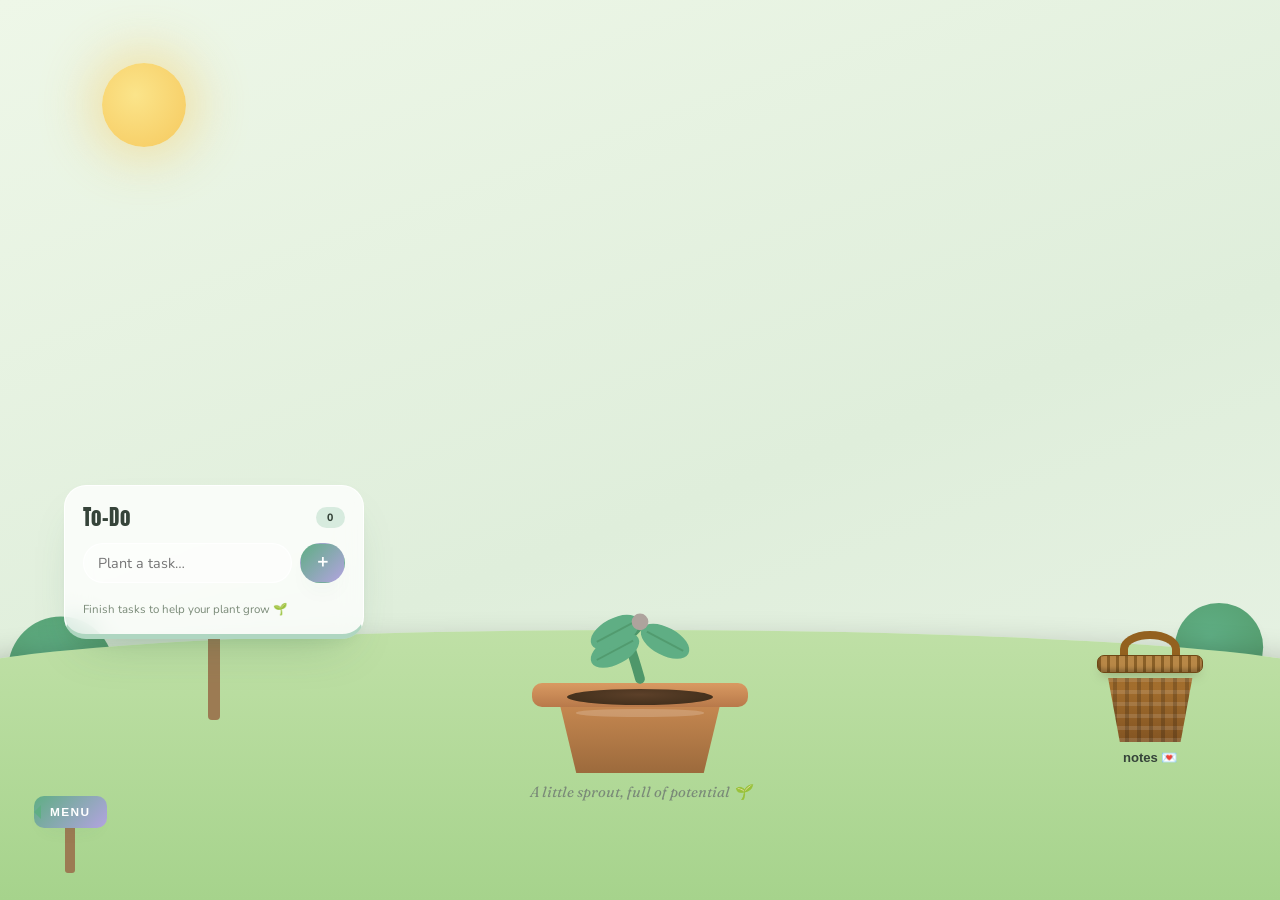
<file: index.html>
<!DOCTYPE html>
<html lang="en" data-theme="light">
<head>
  <meta charset="UTF-8" />
  <meta name="viewport" content="width=device-width, initial-scale=1.0" />
  <title>Tala's Study Corner 🌿</title>
  <meta name="description" content="A calm little garden for studying." />
  <link rel="preconnect" href="https://fonts.googleapis.com" />
  <link rel="preconnect" href="https://fonts.gstatic.com" crossorigin />
  <link href="https://fonts.googleapis.com/css2?family=Anton&family=Nunito:ital,wght@0,400;0,600;0,700;0,800;1,400&family=Fraunces:ital,opsz,wght@1,9..144,400&display=swap" rel="stylesheet" />
  <link rel="stylesheet" href="styles.css" />
</head>
<body>

  <!-- ===================== GARDEN (main view) ===================== -->
  <main class="garden">

    <!-- ambient sky -->
    <div class="sky" aria-hidden="true">
      <button id="sunToggle" class="sun" type="button" aria-label="Toggle day and night"></button>
      <div class="cloud cloud--1"></div>
      <div class="cloud cloud--2"></div>
      <div class="cloud cloud--3"></div>
      <div class="bird-amb bird-amb--1"></div>
      <div class="bird-amb bird-amb--2"></div>
      <div class="leaf leaf--1"></div>
      <div class="leaf leaf--2"></div>
      <div class="leaf leaf--3"></div>
      <div class="tree tree--left"></div>
      <div class="tree tree--right"></div>
    </div>
    <div class="ground" aria-hidden="true"></div>

    <!-- new-note banner -->
    <div id="noteBanner" class="note-banner" hidden>
      <span>💌 A new note just arrived in your basket</span>
      <button id="noteBannerOpen" class="btn btn--soft btn--tiny">open</button>
    </div>

    <!-- delivery bird -->
    <div id="deliveryBird" class="delivery-bird" hidden aria-hidden="true">
      <span class="delivery-bird__body">🕊️</span><span class="delivery-bird__note">💌</span>
    </div>

    <!-- TO-DO signboard (left) -->
    <section class="signboard" aria-label="To-Do">
      <div class="signboard__board">
        <div class="signboard__head"><h2>To-Do</h2><span id="todoCount" class="pill">0</span></div>
        <form id="todoForm" class="inline-form">
          <input id="todoInput" type="text" placeholder="Plant a task…" autocomplete="off" />
          <button class="btn btn--soft btn--icon" type="submit">＋</button>
        </form>
        <ul id="todoList" class="todo-list scroll-y"></ul>
        <p class="signboard__hint muted tiny">Finish tasks to help your plant grow 🌱</p>
      </div>
      <div class="signboard__post"></div>
    </section>

    <!-- PLANT (center, in soil) -->
    <div class="plant-bed">
      <div id="plant" class="plant"></div>
      <div class="pot">
        <div class="pot__soil"></div>
        <div class="pot__body"></div>
        <div class="pot__rim"></div>
      </div>
      <p id="plantMsg" class="plant-msg"></p>
    </div>

    <!-- BASKET (right) -->
    <button class="basket" id="basket" aria-label="Open notes basket">
      <span class="basket__lid"></span>
      <span class="basket__body"></span>
      <span id="basketBadge" class="basket__badge" hidden>0</span>
      <span class="basket__label">notes 💌</span>
    </button>

    <!-- SIGNPOST menu trigger (bottom-left) -->
    <button class="signpost" id="menuTrigger" aria-label="Open the garden menu">
      <span class="signpost__sign">menu</span>
      <span class="signpost__pole"></span>
    </button>
  </main>

  <!-- ===================== DRAWER (everything else) ===================== -->
  <div id="drawer" class="drawer" hidden>
    <div class="drawer__scrim" id="drawerScrim"></div>
    <aside class="drawer__panel">
      <div class="drawer__head">
        <div class="drawer__greet">
          <h2 id="greeting" class="greeting">Hello 🌸</h2>
          <p id="quote" class="quote">…</p>
        </div>
        <button id="drawerClose" class="icon-btn" aria-label="Close menu">✕</button>
      </div>

      <div class="drawer__list scroll-y">

        <div class="tool" data-tool="pomodoro">
          <button class="tool__head"><span>⏳ Focus Timer</span><i class="chev"></i></button>
          <div class="tool__body">
            <div class="row-between"><span id="pomoMode" class="pill">Work</span></div>
            <input id="intentionInput" class="intention" type="text" autocomplete="off" placeholder="What are you focusing on? (optional)" />
            <div class="ring-wrap">
              <svg class="ring" viewBox="0 0 220 220">
                <circle class="ring__track" cx="110" cy="110" r="96" />
                <circle class="ring__fill" cx="110" cy="110" r="96" id="ringFill" />
              </svg>
              <div class="ring__center">
                <div id="pomoTime" class="ring__time">25:00</div>
                <div id="pomoRound" class="ring__round">Round 1</div>
              </div>
            </div>
            <div class="pomo-controls">
              <button id="pomoStart" class="btn btn--soft">Start</button>
              <button id="pomoReset" class="btn btn--ghost">Reset</button>
              <button id="pomoSkip" class="btn btn--ghost">Skip</button>
            </div>
            <div class="pomo-len">
              <label>Work <input type="number" id="lenWork" min="1" max="120" /></label>
              <label>Break <input type="number" id="lenBreak" min="1" max="60" /></label>
            </div>
            <div class="stat-row">
              <div class="stat"><div class="stat__num" id="statToday">0m</div><div class="stat__lbl">focused</div></div>
              <div class="stat"><div class="stat__num" id="statSessions">0</div><div class="stat__lbl">sessions</div></div>
              <div class="stat"><div class="stat__num" id="statTotal">0h</div><div class="stat__lbl">all-time</div></div>
            </div>
            <div id="reflectPanel" class="reflect" hidden>
              <p class="reflect__q">How did that go?</p>
              <p id="reflectIntention" class="reflect__intent"></p>
              <div class="reflect__opts">
                <button class="reflect__opt" data-reflect="great">great 🌟</button>
                <button class="reflect__opt" data-reflect="okay">okay 🙂</button>
                <button class="reflect__opt" data-reflect="rough">rough 🫂</button>
              </div>
              <button id="reflectClose" class="link-btn">skip</button>
            </div>
          </div>
        </div>

        <div class="tool" data-tool="notes">
          <button class="tool__head"><span>📝 Notes</span><i class="chev"></i></button>
          <div class="tool__body">
            <div class="pad-head"><span class="pill pill--muted" id="notesSaved">saved</span></div>
            <textarea id="notesPad" class="pad" placeholder="A space for your thoughts…"></textarea>
          </div>
        </div>

        <div class="tool" data-tool="streak">
          <button class="tool__head"><span>🌱 Streak</span><span id="streakNow" class="pill">0</span><i class="chev"></i></button>
          <div class="tool__body">
            <div class="streak-stats">
              <div class="streak-stat"><span class="streak-stat__num" id="streakCurrent">0</span><span class="streak-stat__lbl">current</span></div>
              <div class="streak-stat"><span class="streak-stat__num" id="streakBest">0</span><span class="streak-stat__lbl">best ever</span></div>
            </div>
            <div id="streakGrid" class="streak-grid"></div>
            <p class="muted small">Each dot is a day you showed up. 🌱</p>
          </div>
        </div>

        <div class="tool" data-tool="countdown">
          <button class="tool__head"><span>📅 Countdown</span><i class="chev"></i></button>
          <div class="tool__body">
            <div id="countdownView" class="countdown" hidden>
              <div class="countdown__num"><span id="cdDays">0</span><small>days</small></div>
              <div class="countdown__label" id="cdLabel">Exam</div>
              <button id="cdClear" class="link-btn">clear</button>
            </div>
            <form id="cdForm" class="cd-form">
              <input id="cdLabelIn" type="text" placeholder="Label (e.g. Biology final)" autocomplete="off" />
              <input id="cdDateIn" type="date" />
              <button class="btn btn--soft" type="submit">Set</button>
            </form>
          </div>
        </div>

        <div class="tool" data-tool="mood">
          <button class="tool__head"><span>🌈 Mood</span><span id="moodChip" class="pill">—</span><i class="chev"></i></button>
          <div class="tool__body">
            <p class="muted small" style="margin-top:0">How are you feeling today? Saved just for you. 💛</p>
            <div id="moodPopover" class="mood-opts">
              <button class="mood-opt" data-mood="😄" title="great">😄</button>
              <button class="mood-opt" data-mood="🙂" title="good">🙂</button>
              <button class="mood-opt" data-mood="😐" title="meh">😐</button>
              <button class="mood-opt" data-mood="😟" title="low">😟</button>
              <button class="mood-opt" data-mood="😴" title="tired">😴</button>
            </div>
          </div>
        </div>

        <div class="tool" data-tool="breathe">
          <button class="tool__head"><span>🫧 Breathe</span><i class="chev"></i></button>
          <div class="tool__body">
            <p class="muted small" style="margin-top:0">A slow moment before or between sessions.</p>
            <button id="breatheBtn" class="btn btn--soft">Begin breathing</button>
          </div>
        </div>

        <div class="tool" data-tool="duas">
          <button class="tool__head"><span>🤲 Duas</span><i class="chev"></i></button>
          <div class="tool__body">
            <p class="muted small" style="margin-top:0">Duas he sent for you to read. 🌙</p>
            <div id="duaFeedList" class="dua-feed"></div>
          </div>
        </div>

        <div class="tool" data-tool="look">
          <button class="tool__head"><span>🎨 Look &amp; feel</span><i class="chev"></i></button>
          <div class="tool__body">
            <div class="row-between"><span class="muted small">Dark mode</span>
              <button id="themeToggle" class="icon-btn" title="Toggle dark mode"><span class="icon-btn__sun">☀️</span><span class="icon-btn__moon">🌙</span></button></div>
            <p class="muted small" style="margin:12px 0 6px">Garden scene</p>
            <div class="bg-switch" id="bgSwitch"></div>
          </div>
        </div>

      </div>
    </aside>
  </div>

  <!-- ===================== BASKET modal (§5 notes) ===================== -->
  <div id="basketModal" class="modal" hidden>
    <div class="modal__box">
      <div class="modal__head"><h3>Your basket 💌</h3><button id="basketClose" class="icon-btn">✕</button></div>
      <div class="basket-modal-body">
        <div id="basketCurrent" class="basket-current"></div>
        <h4 class="basket-arch-title">Earlier notes</h4>
        <div id="basketArchive" class="archive-list"></div>
      </div>
    </div>
  </div>

  <!-- Breathing overlay -->
  <div id="breatheOverlay" class="breathe" hidden>
    <div class="breathe__circle"><span id="breatheText">Breathe in…</span></div>
    <button id="breatheClose" class="btn btn--ghost breathe__close">I'm ready ✨</button>
  </div>

  <!-- Eat-something nudge -->
  <div id="eatNudge" class="nudge" hidden>
    <span id="eatNudgeText">Have you eaten something, Tala? 🍓</span>
    <button id="eatNudgeClose" class="nudge__x" aria-label="dismiss">✕</button>
  </div>

  <!-- toast -->
  <div id="toast" class="toast" hidden></div>

  <script src="config.js"></script>
  <script src="js/store.js"></script>
  <script src="js/app.js"></script>
</body>
</html>
</file>
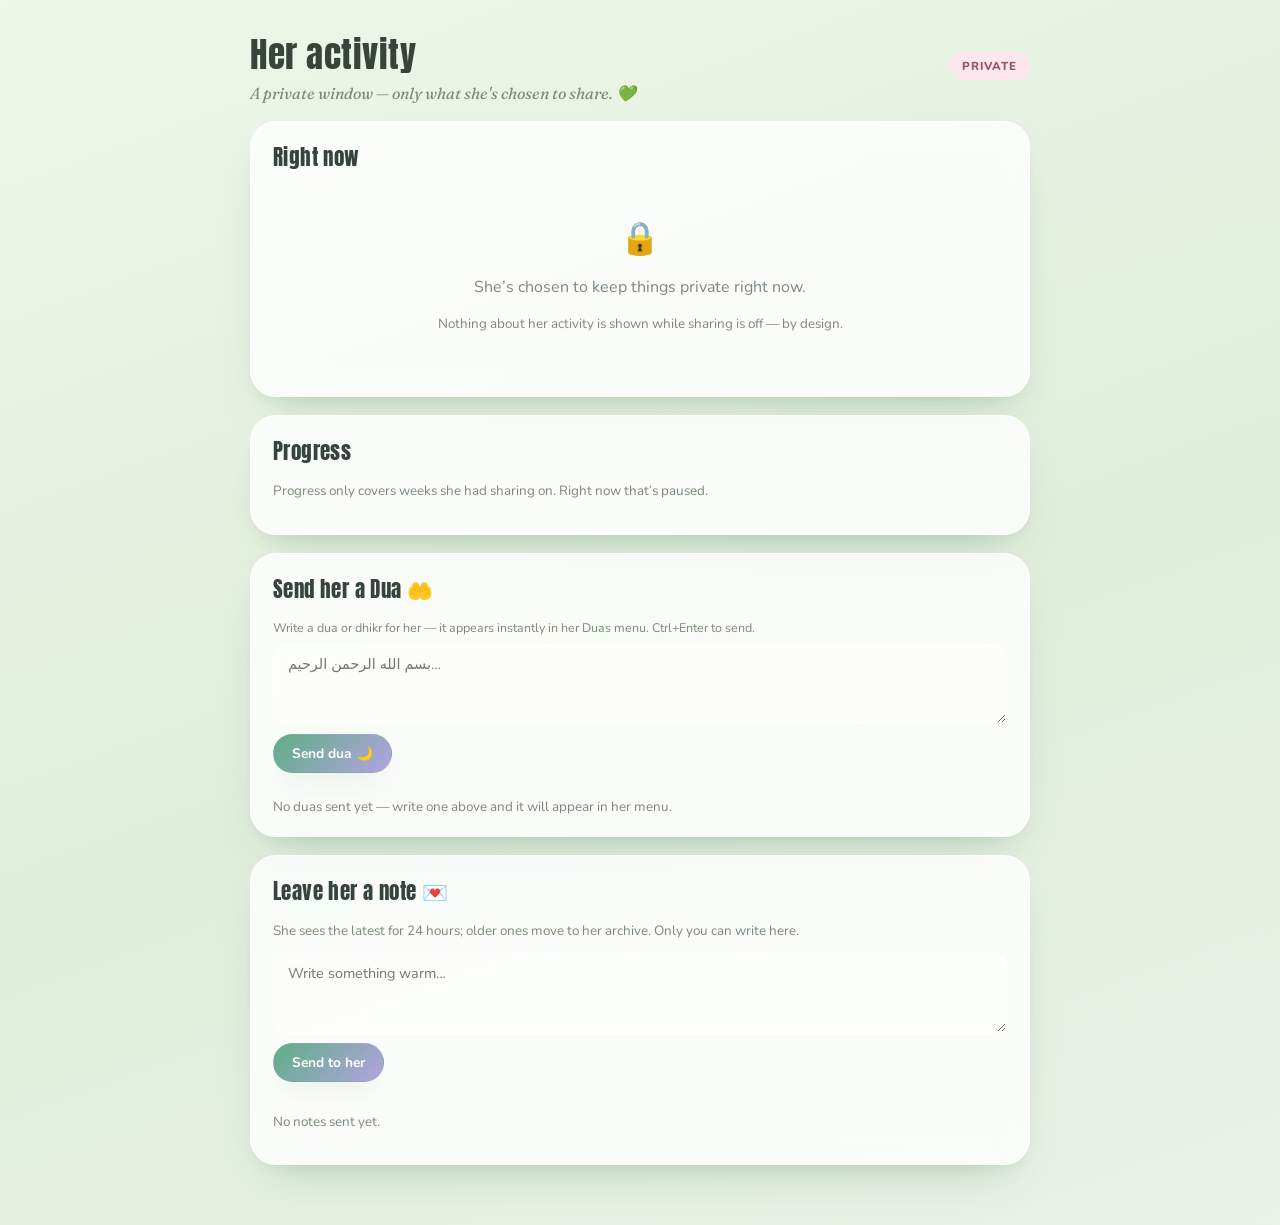
<file: panel.html>
<!DOCTYPE html>
<html lang="en" data-theme="light">
<head>
  <meta charset="UTF-8" />
  <meta name="viewport" content="width=device-width, initial-scale=1.0" />
  <title>Private Panel · Tala's Study Corner</title>
  <meta name="robots" content="noindex, nofollow" />
  <link rel="preconnect" href="https://fonts.googleapis.com" />
  <link rel="preconnect" href="https://fonts.gstatic.com" crossorigin />
  <link href="https://fonts.googleapis.com/css2?family=Anton&family=Nunito:ital,wght@0,400;0,600;0,700;0,800;1,400&family=Fraunces:ital,opsz,wght@1,9..144,400&display=swap" rel="stylesheet" />
  <link rel="stylesheet" href="styles.css" />
  <style>
    html, body { height: auto; overflow: auto; }
    .panel-wrap { max-width: 860px; margin: 0 auto; padding: 28px clamp(16px,4vw,40px) 60px; }
    .panel-top { display: flex; align-items: center; justify-content: space-between; gap: 14px; margin-bottom: 18px; flex-wrap: wrap; }
    .panel-top h1 { font-family: var(--display); font-weight: 400; letter-spacing: 0.5px; font-size: clamp(1.6rem,4vw,2.2rem); margin: 0; }
    .panel-sub { color: var(--ink-soft); font-family: "Fraunces", serif; font-style: italic; margin: 2px 0 0; }
    .stack { display: flex; flex-direction: column; gap: 18px; }
    .panel-card { background: var(--card); backdrop-filter: blur(14px); border: 1px solid var(--card-brd);
      border-radius: var(--radius); box-shadow: var(--shadow); padding: 20px 22px; }
    .panel-card h2 { font-family: var(--display); font-weight: 400; letter-spacing: 0.4px; font-size: 1.3rem; margin: 0 0 14px; }
    .kv { display: flex; gap: 10px; align-items: baseline; padding: 7px 0; border-bottom: 1px solid var(--card-brd); }
    .kv:last-child { border-bottom: none; }
    .kv__k { width: 130px; flex: 0 0 auto; color: var(--ink-soft); font-size: 0.86rem; }
    .kv__v { font-weight: 700; }
    .dot-live { display: inline-block; width: 9px; height: 9px; border-radius: 50%; background: var(--accent); margin-right: 6px; }
    .dot-off  { display: inline-block; width: 9px; height: 9px; border-radius: 50%; background: var(--ink-soft); margin-right: 6px; opacity: .5; }
    .ro-list { list-style: none; margin: 0; padding: 0; display: flex; flex-direction: column; gap: 6px; }
    .ro-list li { padding: 8px 12px; border-radius: 12px; background: color-mix(in srgb,var(--card) 50%,transparent); border: 1px solid var(--card-brd); font-size: 0.9rem; }
    .ro-list li.done { color: var(--ink-soft); text-decoration: line-through; }
    .ro-pad { white-space: pre-wrap; font-size: 0.92rem; line-height: 1.55; padding: 12px; border-radius: 14px;
      background: color-mix(in srgb,var(--card) 50%,transparent); border: 1px solid var(--card-brd); min-height: 40px; }
    .wk-table { width: 100%; border-collapse: collapse; font-size: 0.88rem; }
    .wk-table th, .wk-table td { text-align: left; padding: 8px 10px; border-bottom: 1px solid var(--card-brd); }
    .wk-table th { color: var(--ink-soft); font-weight: 700; }
    .wk-gap td { color: var(--ink-soft); font-style: italic; }
    .private-note { text-align: center; padding: 30px 16px; color: var(--ink-soft); }
    .private-note .big { font-size: 2rem; }
    .muted2 { color: var(--ink-soft); font-size: 0.84rem; }
    .send-row { display: flex; flex-direction: column; gap: 10px; }
    .send-row textarea { width: 100%; min-height: 80px; border-radius: 16px; }
    .sent-note { display: flex; gap: 10px; align-items: flex-start; padding: 10px 12px; border-radius: 14px;
      background: color-mix(in srgb,var(--accent) 10%,var(--card)); border: 1px solid var(--card-brd); }
    .sent-note p { margin: 0 0 4px; flex: 1; }
    .sent-note time { font-size: 0.72rem; color: var(--ink-soft); }
    .gate { position: fixed; inset: 0; z-index: 90; display: grid; place-items: center; padding: 20px;
      background: linear-gradient(160deg,#eef7e8,#dfeedb); }
    .gate__box { background: var(--card); border: 1px solid var(--card-brd); border-radius: 24px; box-shadow: var(--shadow);
      padding: 28px; width: min(360px,100%); text-align: center; }
    .gate__box input { width: 100%; margin: 14px 0; text-align: center; }
    .badge-consent { font-size: 0.72rem; font-weight: 800; text-transform: uppercase; letter-spacing: .09em;
      padding: 6px 13px; border-radius: 999px; }
    .badge-yes { background: color-mix(in srgb,var(--accent) 24%,#fff); color: #2f6b48; }
    .badge-no  { background: color-mix(in srgb,var(--accent-2) 24%,#fff); color: #9c4f68; }
    .plant-preview { text-align: center; padding: 6px 0 4px; }
    .plant-preview .plant-svg { width: 120px; height: auto; margin: 0 auto; display: block; overflow: visible; }
    .plant-preview .pot--mini { width: 90px; height: 38px; margin: -8px auto 0; }
    .plant-preview .pot--mini .pot__rim { height: 10px; }
    .plant-preview .pot--mini .pot__soil { top: 3px; height: 7px; }
    .plant-preview .pot--mini .pot__body { top: 7px; }
    .plant-preview__msg { margin: 8px 0 0; font-family: "Fraunces", serif; font-style: italic; color: var(--ink-soft); font-size: 0.86rem; }
    .dua-input-row { display: flex; flex-direction: column; gap: 10px; }
    .dua-input-row textarea { width: 100%; min-height: 80px; border-radius: 16px; direction: auto; }
    .dua-hint { font-size: 0.78rem; color: var(--ink-soft); margin: 0 0 8px; }
  </style>
</head>
<body>

  <div id="gate" class="gate" hidden>
    <div class="gate__box">
      <h2 style="font-family:var(--display);font-weight:400;margin:0;">Private panel 🔒</h2>
      <p class="muted2">Enter the passcode to continue.</p>
      <input id="gateInput" type="password" placeholder="Passcode" />
      <button id="gateBtn" class="btn btn--soft">Open</button>
      <p id="gateErr" class="muted2" style="color:var(--accent-2);" hidden>Not quite — try again.</p>
    </div>
  </div>

  <main class="panel-wrap" id="panelMain" hidden>
    <div class="panel-top">
      <div>
        <h1>Her activity</h1>
        <p class="panel-sub">A private window — only what she's chosen to share. 💚</p>
      </div>
      <span id="consentBadge" class="badge-consent badge-no">Private</span>
    </div>

    <div class="stack">

      <!-- §6 activity (consent-gated) -->
      <section class="panel-card" id="activityCard">
        <h2>Right now</h2>
        <div id="activityBody"></div>
      </section>

      <section class="panel-card" id="progressCard">
        <h2>Progress</h2>
        <div id="progressBody"></div>
      </section>

      <!-- §7 send a dua to her -->
      <section class="panel-card">
        <h2>Send her a Dua 🤲</h2>
        <p class="muted2 dua-hint" style="margin-top:0;">Write a dua or dhikr for her — it appears instantly in her Duas menu. Ctrl+Enter to send.</p>
        <div class="dua-input-row">
          <textarea id="duaInput" placeholder="بسم الله الرحمن الرحيم…"></textarea>
          <div><button id="duaSendBtn" class="btn btn--soft">Send dua 🌙</button></div>
        </div>
        <div id="duaSentList" style="margin-top:14px; display:flex; flex-direction:column; gap:10px;"></div>
      </section>

      <!-- §5 write a note to her -->
      <section class="panel-card">
        <h2>Leave her a note 💌</h2>
        <p class="muted2" style="margin-top:0;">She sees the latest for 24 hours; older ones move to her archive. Only you can write here.</p>
        <div class="send-row">
          <textarea id="noteInput" placeholder="Write something warm…"></textarea>
          <div><button id="noteSend" class="btn btn--soft">Send to her</button></div>
        </div>
        <div id="sentNotes" style="margin-top:16px; display:flex; flex-direction:column; gap:10px;"></div>
      </section>

    </div>
  </main>

  <script src="config.js"></script>
  <script src="js/store.js"></script>
  <script src="js/panel.js"></script>
</body>
</html>
</file>
<file: styles.css>
/* =====================================================================
   Tala's Study Corner — garden edition
   Main view is a calm garden (no scroll). Tools live in a slide-out drawer.
   ===================================================================== */

:root {
  --card: rgba(255, 255, 255, 0.78);
  --card-brd: rgba(255, 255, 255, 0.92);
  --ink: #36443a;
  --ink-soft: #7a8a78;
  --accent: #5fae84;       /* leaf green */
  --accent-2: #ef9ab1;     /* blossom pink */
  --accent-3: #b3a3e0;     /* wisteria */
  --shadow: 0 22px 48px -24px rgba(60, 110, 80, 0.34), 0 8px 20px -12px rgba(60, 110, 80, 0.16);
  --shadow-sm: 0 12px 26px -16px rgba(60, 110, 80, 0.30);
  --radius: 26px;
  --ring-track: rgba(90, 130, 100, 0.14);
  --display: "Anton", "Nunito", sans-serif;
  --scene: linear-gradient(160deg, #eef7e8 0%, #dfeedb 55%, #e9f3e6 100%);
  --grass: #bfe0a6;
  --grass-2: #a6d38c;
}
[data-theme="dark"] {
  --card: rgba(34, 44, 37, 0.66);
  --card-brd: rgba(255, 255, 255, 0.08);
  --ink: #e7f0e6;
  --ink-soft: #9fb09c;
  --accent: #7fc69b;
  --accent-2: #f0a5be;
  --accent-3: #c6b6ee;
  --shadow: 0 24px 52px -24px rgba(0, 0, 0, 0.6), 0 8px 22px -12px rgba(0, 0, 0, 0.4);
  --shadow-sm: 0 14px 30px -16px rgba(0, 0, 0, 0.55);
  --ring-track: rgba(255, 255, 255, 0.1);
  --grass: #2c4a32;
  --grass-2: #243d2a;
}

* { box-sizing: border-box; }
[hidden] { display: none !important; }
html, body { margin: 0; padding: 0; height: 100%; overflow: hidden; }
body {
  font-family: "Nunito", system-ui, -apple-system, sans-serif; color: var(--ink);
  background: var(--scene); transition: background 0.8s ease, color 0.4s ease;
  -webkit-font-smoothing: antialiased;
}

/* ===================== GARDEN SCENE ===================== */
.garden { position: relative; width: 100vw; height: 100vh; height: 100dvh; overflow: hidden; }

.sky { position: absolute; inset: 0; overflow: hidden; pointer-events: none; }
.ground { position: absolute; left: -5%; right: -5%; bottom: 0; height: 30%;
  background: linear-gradient(180deg, var(--grass) 0%, var(--grass-2) 100%);
  border-radius: 50% 50% 0 0 / 18% 18% 0 0; box-shadow: 0 -10px 30px -20px rgba(0,0,0,.2); }

.sun { position: absolute; top: 7%; left: 8%; width: 84px; height: 84px; border-radius: 50%; border: none; padding: 0;
  background: radial-gradient(circle at 40% 38%, #fbe48a, #f6c95e); cursor: pointer; pointer-events: auto;
  box-shadow: 0 0 50px 12px rgba(246, 201, 94, 0.45); animation: sunPulse 7s ease-in-out infinite;
  transition: transform 0.25s ease, box-shadow 0.4s ease; }
.sun:hover { transform: scale(1.06); }
.sun:active { transform: scale(0.94); }
.sun:focus-visible { outline: 3px solid color-mix(in srgb, var(--accent) 50%, white); outline-offset: 4px; }
[data-theme="dark"] .sun { background: radial-gradient(circle at 40% 38%, #fdf6e3, #e9e6c4); box-shadow: 0 0 40px 8px rgba(240,240,210,.3); top: 8%; left: 80%; }

.cloud { position: absolute; height: 34px; background: rgba(255,255,255,0.92); border-radius: 999px;
  filter: blur(0.3px); box-shadow: 0 8px 20px -10px rgba(120,140,120,.4); }
.cloud::before, .cloud::after { content: ""; position: absolute; background: inherit; border-radius: 50%; }
.cloud::before { width: 46px; height: 46px; top: -20px; left: 14px; }
.cloud::after { width: 32px; height: 32px; top: -14px; right: 18px; }
.cloud--1 { width: 110px; top: 14%; left: -16%; animation: drift 46s linear infinite; }
.cloud--2 { width: 80px; top: 9%; left: -16%; animation: drift 64s linear infinite; animation-delay: -20s; opacity: .85; }
.cloud--3 { width: 95px; top: 22%; left: -16%; animation: drift 54s linear infinite; animation-delay: -38s; opacity: .8; }
[data-theme="dark"] .cloud { background: rgba(220,225,235,0.18); }

.bird-amb { position: absolute; width: 16px; height: 8px; }
.bird-amb::before, .bird-amb::after { content: ""; position: absolute; top: 0; width: 9px; height: 9px;
  border-top: 2px solid var(--ink-soft); border-radius: 50%; }
.bird-amb::before { left: 0; transform: rotate(20deg); } .bird-amb::after { right: 0; transform: rotate(-20deg); }
.bird-amb--1 { top: 18%; left: -6%; animation: flyAcross 28s linear infinite; }
.bird-amb--2 { top: 26%; left: -6%; animation: flyAcross 38s linear infinite; animation-delay: -14s; transform: scale(.8); }

.leaf { position: absolute; top: -5%; width: 12px; height: 8px; background: var(--accent);
  border-radius: 0 80% 0 80%; opacity: .7; }
.leaf--1 { left: 30%; animation: fall 12s linear infinite; }
.leaf--2 { left: 58%; background: var(--accent-2); animation: fall 16s linear infinite; animation-delay: -6s; }
.leaf--3 { left: 74%; animation: fall 14s linear infinite; animation-delay: -10s; }

.tree { position: absolute; bottom: 16%; width: 70px; height: 150px; }
.tree::before { content: ""; position: absolute; bottom: 0; left: 50%; width: 12px; height: 64px; transform: translateX(-50%); background: #9c7b53; border-radius: 6px; }
.tree::after { content: ""; position: absolute; top: 0; left: 50%; width: 96px; height: 96px; transform: translateX(-50%);
  background: radial-gradient(circle at 40% 38%, var(--accent), color-mix(in srgb, var(--accent) 70%, #3b6d2f)); border-radius: 50%; box-shadow: var(--shadow-sm); }
.tree--left { left: 2%; bottom: 14%; transform: scale(1.1); }
.tree--right { right: 2%; bottom: 17%; transform: scale(.92); }

/* reduce ambient motion preference */
@media (prefers-reduced-motion: reduce) {
  .cloud, .bird-amb, .leaf, .sun { animation: none !important; }
}

/* ----- To-do signboard (left) ----- */
.signboard { position: absolute; left: clamp(12px, 5vw, 70px); bottom: 20%; z-index: 6;
  width: clamp(230px, 24vw, 300px); animation: rise 0.7s ease both; }
.signboard__board { background: var(--card); backdrop-filter: blur(12px); border: 1px solid var(--card-brd);
  border-radius: 22px; box-shadow: var(--shadow); padding: 16px 18px; border-bottom: 5px solid color-mix(in srgb, var(--accent) 50%, var(--card-brd)); }
.signboard__post { width: 12px; height: clamp(40px, 9vh, 90px); margin: 0 auto; background: #9c7b53;
  border-radius: 0 0 4px 4px; box-shadow: var(--shadow-sm); }
.signboard__head { display: flex; align-items: center; justify-content: space-between; margin-bottom: 10px; }
.signboard__head h2 { font-family: var(--display); font-weight: 400; letter-spacing: 0.4px; font-size: 1.3rem; margin: 0; }
.signboard__hint { margin: 8px 0 0; }
.todo-list { max-height: clamp(120px, 26vh, 240px); }

/* ----- Plant (center) ----- */
.plant-bed { position: absolute; left: 50%; bottom: 11%; transform: translateX(-50%); z-index: 5; text-align: center; animation: fadeIn 0.7s ease 0.1s both; }
.plant { display: inline-block; transform-origin: 50% 100%; position: relative; z-index: 2; }
.plant.is-grown { animation: growPop 0.7s cubic-bezier(.2,1.4,.3,1); }
.plant-svg { width: clamp(200px, 34vh, 360px); height: auto; display: block; overflow: visible; }
.pl-stem { fill: none; stroke: color-mix(in srgb, var(--accent) 65%, #2f6b3a); stroke-width: 7; stroke-linecap: round; }
.pl-leaf { fill: var(--accent); transition: all 0.5s ease; }
.pl-vein { stroke: color-mix(in srgb, #2f6b3a 55%, var(--accent)); stroke-width: 1.4; opacity: 0.5; }
.pl-bud { fill: color-mix(in srgb, var(--accent-2) 55%, var(--accent)); }
.pl-flower ellipse { fill: var(--accent-2); }
.pl-flower .pl-flower-core { fill: #f6d36a; }

/* ----- Plant pot (replaces the old soil mound) ----- */
.pot { width: clamp(160px, 24vh, 250px); height: clamp(64px, 10vh, 92px); margin: -38px auto 0;
  position: relative; z-index: 1; }
.pot__soil { position: absolute; left: 16%; right: 16%; top: 6px; height: 16px; border-radius: 50%;
  background: radial-gradient(ellipse at 50% 35%, #5c4029, #3a2a18); z-index: 2; }
.pot__rim { position: absolute; left: 0; right: 0; top: 0; height: 24px; border-radius: 10px;
  background: linear-gradient(180deg, #d99a62, #b8794a); box-shadow: var(--shadow-sm); z-index: 1; }
.pot__body { position: absolute; left: 9%; right: 9%; top: 16px; bottom: 0;
  background: linear-gradient(180deg, #c98a52, #9c6a3c);
  clip-path: polygon(4% 0%, 96% 0%, 86% 100%, 14% 100%);
  border-radius: 0 0 10px 10px; box-shadow: var(--shadow-sm); }
.pot__body::before { content: ""; position: absolute; left: 14%; right: 14%; top: 14%; height: 10%;
  background: rgba(255,255,255,0.18); border-radius: 50%; }
.plant-msg { margin: 10px auto 0; max-width: 240px; font-family: "Fraunces", serif; font-style: italic; color: var(--ink-soft); font-size: 0.92rem; }

/* ----- Basket (right) ----- */
.basket { position: absolute; right: clamp(14px, 6vw, 80px); bottom: 15%; z-index: 6;
  background: none; border: none; cursor: pointer; padding: 0; display: flex; flex-direction: column; align-items: center; gap: 8px;
  animation: rise 0.7s ease 0.2s both; transition: transform 0.25s; }
.basket:hover { transform: translateY(-4px) scale(1.04); }
/* woven handle (behind the rim) */
.basket::before { content: ""; position: absolute; top: -24px; left: 50%; transform: translateX(-50%);
  width: 60px; height: 36px; border: 8px solid #93611f; border-bottom: none; border-radius: 50% 50% 0 0; box-sizing: border-box; }
/* rim */
.basket__lid { position: relative; z-index: 2; width: 106px; height: 18px; border-radius: 7px; border: 1px solid #6e4715;
  background: #b07a32; background-image: repeating-linear-gradient(90deg, rgba(0,0,0,.22) 0 3px, rgba(255,255,255,.10) 3px 9px);
  box-shadow: 0 6px 12px -6px rgba(60,40,20,.5), inset 0 -3px 4px rgba(0,0,0,.25); }
/* woven body (trapezoid) */
.basket__body { position: relative; z-index: 1; width: 98px; height: 64px; margin-top: -3px; background: #9c6a30;
  clip-path: polygon(7% 0, 93% 0, 81% 100%, 19% 100%);
  background-image:
    repeating-linear-gradient(90deg, rgba(0,0,0,.18) 0 4px, transparent 4px 12px),
    repeating-linear-gradient(0deg, rgba(255,255,255,.12) 0 4px, transparent 4px 12px),
    linear-gradient(180deg, #a8722f, #835422);
  filter: drop-shadow(0 12px 14px rgba(60,40,20,.4)); }
.basket__label { font-weight: 800; font-size: 0.82rem; color: var(--ink); }
.basket__badge { position: absolute; top: -8px; right: -4px; z-index: 3; min-width: 22px; height: 22px; padding: 0 6px;
  background: var(--accent-2); color: #fff; border-radius: 999px; font-size: 0.74rem; font-weight: 800;
  display: grid; place-items: center; box-shadow: var(--shadow-sm); }
.basket.has-unread .basket__lid { animation: nudgeLid 1.6s ease-in-out infinite; }

/* ----- Signpost menu trigger (bottom-left) ----- */
.signpost { position: absolute; left: clamp(12px, 3vw, 34px); bottom: clamp(14px, 3vh, 34px); z-index: 7;
  background: none; border: none; cursor: pointer; padding: 0; display: flex; flex-direction: column; align-items: center;
  transition: transform 0.25s; }
.signpost:hover { transform: translateY(-3px) rotate(-2deg); }
.signpost__sign { background: linear-gradient(135deg, var(--accent), var(--accent-3)); color: #fff; font-weight: 800;
  text-transform: uppercase; letter-spacing: 0.12em; font-size: 0.74rem; padding: 9px 16px; border-radius: 10px; box-shadow: var(--shadow);
  position: relative; }
.signpost__sign::after { content: ""; position: absolute; left: -7px; top: 50%; transform: translateY(-50%);
  border: 7px solid transparent; border-right-color: var(--accent); }
.signpost__pole { width: 10px; height: clamp(26px, 5vh, 46px); background: #9c7b53; border-radius: 0 0 3px 3px; }

/* ----- New-note banner ----- */
.note-banner { position: absolute; top: 18px; left: 50%; transform: translateX(-50%) translateY(-16px); z-index: 30;
  display: flex; align-items: center; gap: 12px; background: var(--card); backdrop-filter: blur(14px);
  border: 1px solid var(--card-brd); border-radius: 999px; box-shadow: var(--shadow); padding: 8px 8px 8px 18px;
  font-weight: 700; font-size: 0.9rem; opacity: 0; transition: opacity 0.35s, transform 0.35s; }
.note-banner.is-in { opacity: 1; transform: translateX(-50%) translateY(0); }

/* ----- Delivery bird ----- */
.delivery-bird { position: absolute; left: -14%; top: 18%; z-index: 25; font-size: clamp(2.8rem, 6vw, 4.2rem);
  pointer-events: none; filter: drop-shadow(0 10px 12px rgba(0,0,0,.18)); }
.delivery-bird__body { display: inline-block; }
.delivery-bird__note { position: absolute; bottom: -2px; right: -12px; font-size: 0.48em; }
.delivery-bird.is-flying { animation: deliver 3.4s cubic-bezier(.4,0,.5,1) forwards; }
.delivery-bird.is-flying .delivery-bird__body { animation: flap 0.4s ease-in-out infinite; }

/* ===================== DRAWER ===================== */
.drawer { position: fixed; inset: 0; z-index: 60; }
.drawer__scrim { position: absolute; inset: 0; background: rgba(30, 45, 35, 0.4); backdrop-filter: blur(2px); opacity: 0; transition: opacity 0.36s; }
.drawer.is-open .drawer__scrim { opacity: 1; }
.drawer__panel { position: absolute; top: 0; right: 0; height: 100%; width: min(430px, 94vw);
  background: color-mix(in srgb, var(--card) 96%, transparent); backdrop-filter: blur(20px);
  border-left: 1px solid var(--card-brd); box-shadow: var(--shadow); display: flex; flex-direction: column;
  transform: translateX(100%); transition: transform 0.38s cubic-bezier(.2,.8,.2,1); }
.drawer.is-open .drawer__panel { transform: none; }
.drawer__head { display: flex; align-items: flex-start; justify-content: space-between; gap: 12px;
  padding: 20px 22px 14px; border-bottom: 1px solid var(--card-brd); }
.drawer__greet { min-width: 0; }
.greeting { font-family: var(--display); font-weight: 400; letter-spacing: 0.4px; font-size: 1.7rem; margin: 0; line-height: 1; }
.quote { margin: 6px 0 0; color: var(--ink-soft); font-family: "Fraunces", serif; font-style: italic; font-size: 0.92rem;
  transition: opacity 0.5s, transform 0.5s; }
.quote.is-fading { opacity: 0; transform: translateY(4px); }
.drawer__list { flex: 1 1 auto; min-height: 0; overflow-y: auto; padding: 12px; display: flex; flex-direction: column; gap: 8px; }

.tool { border: 1px solid var(--card-brd); border-radius: 18px; background: var(--card); box-shadow: var(--shadow-sm); overflow: hidden; }
.tool__head { width: 100%; display: flex; align-items: center; gap: 8px; background: none; border: none; cursor: pointer;
  font-family: inherit; font-weight: 800; font-size: 0.98rem; color: var(--ink); padding: 14px 16px; text-align: left; transition: background 0.2s; }
.tool__head > span:first-child { flex: 1; }
.tool__head:hover { background: color-mix(in srgb, var(--accent) 8%, transparent); }
.chev { width: 8px; height: 8px; border-right: 2px solid var(--ink-soft); border-bottom: 2px solid var(--ink-soft);
  transform: rotate(45deg); transition: transform 0.3s; flex: 0 0 auto; }
.tool.is-open .chev { transform: rotate(225deg); }
.tool__body { max-height: 0; overflow: hidden; transition: max-height 0.4s ease; padding: 0 16px; }
.tool.is-open .tool__body { max-height: 1400px; padding: 4px 16px 18px; }
.row-between { display: flex; align-items: center; justify-content: space-between; gap: 10px; }

/* ===================== SHARED COMPONENTS ===================== */
.pill { font-size: 0.66rem; font-weight: 800; padding: 3px 11px; border-radius: 999px; text-transform: uppercase; letter-spacing: 0.09em;
  background: color-mix(in srgb, var(--accent) 22%, transparent); color: var(--ink); }
.pill--muted { background: var(--ring-track); color: var(--ink-soft); }

.btn { font-family: inherit; font-weight: 700; font-size: 0.86rem; border-radius: 999px; padding: 9px 18px; cursor: pointer;
  border: 1px solid transparent; transition: transform 0.18s, background 0.2s, box-shadow 0.2s, filter 0.2s; }
.btn:active { transform: scale(0.94); }
.btn--soft { background: linear-gradient(135deg, var(--accent), var(--accent-3)); color: #fff; box-shadow: var(--shadow-sm); }
.btn--soft:hover { transform: translateY(-2px); filter: brightness(1.05); box-shadow: var(--shadow); }
.btn--ghost { background: transparent; border-color: var(--card-brd); color: var(--ink-soft); }
.btn--ghost:hover { color: var(--ink); border-color: var(--accent); transform: translateY(-1px); }
.btn--icon { padding: 8px 13px; font-size: 1.05rem; line-height: 1; }
.btn--tiny { padding: 6px 14px; font-size: 0.78rem; }
.link-btn { background: none; border: none; color: var(--accent); cursor: pointer; font-family: inherit; font-size: 0.78rem; font-weight: 700; padding: 0; }
.link-btn:hover { text-decoration: underline; }

.icon-btn { width: 44px; height: 44px; border-radius: 50%; border: 1px solid var(--card-brd); background: var(--card); cursor: pointer;
  font-size: 1.05rem; box-shadow: var(--shadow-sm); display: grid; place-items: center; transition: transform 0.25s, box-shadow 0.25s; flex: 0 0 auto; }
.icon-btn:hover { transform: translateY(-2px) rotate(-6deg); box-shadow: var(--shadow); }
.icon-btn__moon { display: none; }
[data-theme="dark"] .icon-btn__sun { display: none; }
[data-theme="dark"] .icon-btn__moon { display: inline; }

input[type=text], input[type=date], input[type=number], textarea, select {
  font-family: inherit; font-size: 0.9rem; color: var(--ink); background: color-mix(in srgb, var(--card) 60%, transparent);
  border: 1px solid var(--card-brd); border-radius: 999px; padding: 9px 14px; outline: none; transition: border-color 0.2s, box-shadow 0.2s; }
textarea { border-radius: 18px; }
input:focus, textarea:focus, select:focus { border-color: var(--accent); box-shadow: 0 0 0 3px color-mix(in srgb, var(--accent) 20%, transparent); }
.inline-form { display: flex; gap: 8px; margin-bottom: 10px; }
.inline-form input { flex: 1; }

.muted { color: var(--ink-soft); } .small { font-size: 0.8rem; } .tiny { font-size: 0.72rem; line-height: 1.5; }

/* to-do + wins lists */
.todo-list, .wins-list { list-style: none; margin: 0; padding: 0 2px 0 0; display: flex; flex-direction: column; gap: 6px; overflow-y: auto; }
.todo, .win { display: flex; align-items: center; gap: 10px; padding: 8px 10px; border-radius: 12px;
  background: color-mix(in srgb, var(--card) 50%, transparent); border: 1px solid var(--card-brd); animation: popIn 0.3s ease; transition: opacity 0.25s, transform 0.25s; }
.todo.is-leaving, .win.is-leaving { opacity: 0; transform: translateX(24px) scale(0.96); }
.check { width: 20px; height: 20px; border-radius: 7px; border: 2px solid var(--accent); background: transparent; cursor: pointer; flex: 0 0 auto; transition: background 0.25s, transform 0.2s; position: relative; }
.check:hover { transform: scale(1.12); }
.todo.is-done .check { background: var(--accent); }
.todo.is-done .check::after { content: "✓"; color: #fff; font-size: 0.72rem; position: absolute; inset: 0; display: grid; place-items: center; animation: checkPop 0.35s cubic-bezier(.2,1.4,.4,1); }
.todo__text { flex: 1; font-size: 0.9rem; transition: color 0.3s; position: relative; }
.todo__text::after { content: ""; position: absolute; left: 0; top: 50%; height: 2px; width: 0; background: var(--ink-soft); transition: width 0.35s ease; }
.todo.is-done .todo__text { color: var(--ink-soft); }
.todo.is-done .todo__text::after { width: 100%; }
.win__star { background: none; border: none; cursor: pointer; font-size: 1.05rem; color: var(--accent); flex: 0 0 auto; line-height: 1; transition: transform 0.2s; }
.win__star:hover { transform: scale(1.25) rotate(8deg); }
.win.is-pinned { background: color-mix(in srgb, var(--accent) 12%, var(--card)); border-color: color-mix(in srgb, var(--accent) 40%, var(--card-brd)); }
.win__text { flex: 1; font-size: 0.88rem; }
.x { background: none; border: none; color: var(--ink-soft); cursor: pointer; font-size: 0.82rem; opacity: 0.45; transition: opacity 0.2s, color 0.2s, transform 0.2s; }
.todo:hover .x, .win:hover .x { opacity: 1; }
.x:hover { color: var(--accent); transform: scale(1.2); }

/* pomodoro */
.intention { width: 100%; text-align: center; font-size: 0.86rem; margin-bottom: 10px; }
.ring-wrap { position: relative; width: clamp(150px, 30vw, 190px); aspect-ratio: 1; margin: 6px auto 12px; }
.ring { width: 100%; height: 100%; transform: rotate(-90deg); }
.ring__track { fill: none; stroke: var(--ring-track); stroke-width: 13; }
.ring__fill { fill: none; stroke: var(--accent); stroke-width: 13; stroke-linecap: round; transition: stroke-dashoffset 0.95s linear, stroke 0.5s; }
body.is-break .ring__fill { stroke: var(--accent-2); }
.ring__center { position: absolute; inset: 0; display: flex; flex-direction: column; align-items: center; justify-content: center; }
.ring__time { font-size: 2.2rem; font-weight: 800; letter-spacing: -1px; font-variant-numeric: tabular-nums; }
.ring__round { font-size: 0.78rem; color: var(--ink-soft); margin-top: 2px; }
.pomo-controls { display: flex; gap: 8px; justify-content: center; margin-bottom: 10px; }
.pomo-len { display: flex; gap: 12px; justify-content: center; font-size: 0.78rem; color: var(--ink-soft); margin-bottom: 10px; }
.pomo-len label { display: flex; align-items: center; gap: 6px; }
.pomo-len input { width: 54px; text-align: center; padding: 5px; }
.stat-row { display: flex; justify-content: space-around; text-align: center; gap: 8px; padding-top: 12px; border-top: 1px solid var(--card-brd); }
.stat__num { font-size: 1.5rem; font-weight: 800; color: var(--accent); letter-spacing: -1px; }
.stat__lbl { font-size: 0.72rem; color: var(--ink-soft); margin-top: 2px; }
.reflect { margin-top: 14px; padding: 16px; border-radius: 16px; text-align: center; background: color-mix(in srgb, var(--accent) 12%, var(--card)); border: 1px solid var(--card-brd);
  opacity: 0; transform: scale(0.97); transition: opacity 0.32s, transform 0.32s; }
.reflect.is-in { opacity: 1; transform: none; }
.reflect__q { font-size: 1.05rem; font-weight: 800; margin: 0 0 4px; }
.reflect__intent { font-family: "Fraunces", serif; font-style: italic; color: var(--ink-soft); margin: 0 0 10px; font-size: 0.86rem; }
.reflect__opts { display: flex; gap: 8px; flex-wrap: wrap; justify-content: center; margin-bottom: 8px; }
.reflect__opt { font-family: inherit; font-weight: 700; font-size: 0.88rem; cursor: pointer; padding: 8px 14px; border-radius: 999px; border: 1px solid var(--card-brd); background: var(--card); color: var(--ink); transition: transform 0.18s, background 0.2s; }
.reflect__opt:hover { transform: translateY(-2px) scale(1.04); background: color-mix(in srgb, var(--accent) 16%, var(--card)); }

.pad-head { display: flex; justify-content: flex-end; margin-bottom: 6px; }
.pad { width: 100%; min-height: 140px; resize: vertical; line-height: 1.55; }

.streak-stats { display: flex; gap: 10px; margin-bottom: 12px; }
.streak-stat { flex: 1; text-align: center; padding: 9px 4px; border-radius: 16px; background: color-mix(in srgb, var(--accent) 8%, var(--card)); border: 1px solid var(--card-brd); box-shadow: var(--shadow-sm); }
.streak-stat__num { display: block; font-size: 1.5rem; font-weight: 800; color: var(--accent); letter-spacing: -1px; }
.streak-stat__lbl { font-size: 0.72rem; color: var(--ink-soft); }
.streak-grid { display: grid; grid-template-columns: repeat(18, 1fr); gap: 4px; margin-bottom: 8px; }
.streak-dot { aspect-ratio: 1; border-radius: 4px; background: var(--ring-track); animation: dotPop 0.4s backwards; transition: transform 0.2s; }
.streak-dot:hover { transform: scale(1.35); }
.streak-dot.is-on { background: linear-gradient(135deg, var(--accent), var(--accent-2)); }

.recap { margin-bottom: 12px; padding: 12px 14px; border-radius: 18px; background: color-mix(in srgb, var(--accent-2) 14%, var(--card)); border: 1px solid var(--card-brd); box-shadow: var(--shadow-sm); font-family: "Fraunces", serif; font-style: italic; font-size: 0.92rem; line-height: 1.45; }
.chart { display: flex; align-items: flex-end; gap: 10px; height: 130px; padding: 8px 4px; }
.chart-col { flex: 1; display: flex; flex-direction: column; align-items: center; height: 100%; justify-content: flex-end; gap: 6px; }
.chart-bar { width: 100%; max-width: 44px; border-radius: 8px 8px 4px 4px; background: linear-gradient(180deg, var(--accent), var(--accent-3)); transition: height 0.9s cubic-bezier(.2,.8,.2,1), filter 0.2s; min-height: 4px; }
.chart-bar:hover { filter: brightness(1.08); }
.chart-col small { font-size: 0.68rem; color: var(--ink-soft); }
.trend { margin: 8px 0 0; font-family: "Fraunces", serif; font-style: italic; color: var(--ink-soft); font-size: 0.85rem; }

.countdown { text-align: center; margin-bottom: 12px; }
.countdown__num { font-size: 2.6rem; font-weight: 800; letter-spacing: -2px; line-height: 1; color: var(--accent); }
.countdown__num small { display: block; font-size: 0.78rem; font-weight: 600; color: var(--ink-soft); letter-spacing: 0; }
.countdown__label { margin: 8px 0; font-weight: 700; }
.cd-form { display: flex; flex-direction: column; gap: 8px; }

.mood-opts { display: flex; justify-content: space-between; gap: 4px; margin-top: 6px; }
.mood-opt { background: none; border: 1px solid transparent; border-radius: 14px; cursor: pointer; font-size: 1.7rem; padding: 6px; line-height: 1; transition: transform 0.18s, background 0.2s; }
.mood-opt:hover { transform: scale(1.25) translateY(-2px); background: color-mix(in srgb, var(--accent) 14%, transparent); }

.anchor { display: flex; align-items: center; gap: 9px; width: 100%; background: color-mix(in srgb, var(--accent-3) 12%, var(--card));
  border: 1px solid var(--card-brd); border-radius: 14px; padding: 10px 14px; cursor: text; font: inherit; color: var(--ink); transition: background 0.25s; }
.anchor:hover { background: color-mix(in srgb, var(--accent-3) 18%, var(--card)); }
.anchor__label { font-family: "Fraunces", serif; font-style: italic; font-size: 0.92rem; }
.anchor.is-empty .anchor__label { color: var(--ink-soft); }
.anchor__input { flex: 1; font-family: "Fraunces", serif; font-style: italic; font-size: 0.92rem; border: none; background: transparent; padding: 2px 0; }
.anchor__input:focus { box-shadow: none; }

/* duas feed */
.dua-feed { display: flex; flex-direction: column; gap: 10px; max-height: 320px; overflow-y: auto; padding-right: 2px; }
.dua-item { background: color-mix(in srgb,var(--accent) 8%,var(--card)); border: 1px solid var(--card-brd); border-radius: 14px; padding: 11px 14px; position: relative; }
.dua-new-label { display: inline-block; background: #e63946; color: #fff; font-size: 0.62rem; font-weight: 800; letter-spacing: 0.08em; padding: 2px 7px; border-radius: 999px; margin-bottom: 6px; vertical-align: middle; }
.dua-new-dot { display: inline-block; background: #e63946; color: #fff; font-size: 0.62rem; font-weight: 800; padding: 1px 6px; border-radius: 999px; margin-left: 6px; vertical-align: middle; }
.dua-text { margin: 0 0 5px; font-size: 0.92rem; line-height: 1.6; direction: auto; white-space: pre-wrap; }
.dua-time { font-size: 0.72rem; color: var(--ink-soft); }

/* consent + modal */

.modal { position: fixed; inset: 0; z-index: 70; background: rgba(30, 45, 35, 0.42); backdrop-filter: blur(4px); display: grid; place-items: center; padding: 20px; animation: fadeIn 0.3s; }
.modal__box { background: var(--card); backdrop-filter: blur(20px); border: 1px solid var(--card-brd); border-radius: 22px; box-shadow: var(--shadow); width: min(520px, 100%); max-height: 82vh; overflow: hidden; display: flex; flex-direction: column; animation: popIn 0.3s ease; }
.modal__head { display: flex; justify-content: space-between; align-items: center; padding: 16px 20px; border-bottom: 1px solid var(--card-brd); }
.modal__head h3 { margin: 0; font-family: var(--display); font-weight: 400; letter-spacing: 0.4px; font-size: 1.3rem; }
.basket-modal-body { padding: 18px 20px; overflow-y: auto; }
.basket-current { display: flex; flex-direction: column; gap: 10px; margin-bottom: 18px; }
.basket-note { padding: 14px 16px; border-radius: 16px; background: color-mix(in srgb, var(--accent-2) 14%, var(--card)); border: 1px solid var(--card-brd); box-shadow: var(--shadow-sm); }
.basket-note p { margin: 0 0 6px; font-family: "Fraunces", serif; font-size: 1.05rem; line-height: 1.5; }
.basket-note time { font-size: 0.74rem; color: var(--ink-soft); }
.basket-arch-title { margin: 0 0 10px; font-size: 0.92rem; color: var(--ink-soft); }
.archive-list { display: flex; flex-direction: column; gap: 10px; }
.archive-item { padding: 12px 14px; border-radius: 14px; background: color-mix(in srgb, var(--accent) 8%, transparent); border: 1px solid var(--card-brd); }
.archive-item p { margin: 0 0 6px; } .archive-item time { font-size: 0.74rem; color: var(--ink-soft); }
.from-empty { color: var(--ink-soft); font-size: 0.88rem; margin: 0; }

/* breathing + nudge + toast + confetti */
.breathe { position: fixed; inset: 0; z-index: 80; display: flex; flex-direction: column; align-items: center; justify-content: center; gap: 40px; background: color-mix(in srgb, var(--ink) 55%, transparent); backdrop-filter: blur(10px); opacity: 0; transition: opacity 0.4s; }
.breathe.is-in { opacity: 1; }
.breathe__circle { width: 150px; height: 150px; border-radius: 50%; background: radial-gradient(circle at 35% 30%, var(--accent-3), var(--accent)); display: grid; place-items: center; color: #fff; font-weight: 800; font-size: 1.05rem; text-align: center; box-shadow: 0 0 60px -10px var(--accent); animation: breatheCycle 8s ease-in-out infinite; }
.breathe__close { background: rgba(255,255,255,0.16); color: #fff; border-color: rgba(255,255,255,0.3); }
.breathe__close:hover { background: rgba(255,255,255,0.26); color: #fff; }
.nudge { position: fixed; bottom: 24px; left: 50%; transform: translateX(-50%) translateY(20px); z-index: 72; display: flex; align-items: center; gap: 12px;
  background: var(--card); backdrop-filter: blur(16px); border: 1px solid var(--card-brd); border-radius: 999px; box-shadow: var(--shadow); padding: 12px 14px 12px 18px; font-weight: 700; font-size: 0.9rem; opacity: 0; transition: opacity 0.35s, transform 0.35s; }
.nudge.is-in { opacity: 1; transform: translateX(-50%) translateY(0); }
.nudge__x { background: none; border: none; color: var(--ink-soft); cursor: pointer; font-size: 0.85rem; opacity: 0.6; transition: opacity 0.2s, transform 0.2s; }
.nudge__x:hover { opacity: 1; transform: scale(1.2); color: var(--accent); }
.toast { position: fixed; bottom: 24px; left: 50%; transform: translateX(-50%) translateY(20px); background: var(--ink); color: #fff; padding: 12px 22px; border-radius: 999px; box-shadow: var(--shadow); font-weight: 700; font-size: 0.9rem; opacity: 0; transition: opacity 0.35s, transform 0.35s; z-index: 75; }
[data-theme="dark"] .toast { background: var(--accent); }
.toast.is-in { opacity: 1; transform: translateX(-50%) translateY(0); }
.confetti { position: fixed; top: 40%; width: 10px; height: 10px; border-radius: 2px; z-index: 85; pointer-events: none; animation: confettiFall 1.6s ease-in forwards; }

/* ===================== KEYFRAMES ===================== */
@keyframes drift { from { transform: translateX(0); } to { transform: translateX(135vw); } }
@keyframes flyAcross { from { transform: translateX(0) translateY(0); } 50% { transform: translateX(55vw) translateY(-18px); } to { transform: translateX(112vw) translateY(0); } }
@keyframes fall { 0% { transform: translateY(0) rotate(0); opacity: 0; } 10% { opacity: .7; } 100% { transform: translateY(105vh) rotate(360deg); opacity: 0; } }
@keyframes sunPulse { 0%, 100% { box-shadow: 0 0 50px 12px rgba(246,201,94,.45); } 50% { box-shadow: 0 0 64px 18px rgba(246,201,94,.6); } }
@keyframes deliver {
  0% { left: -14%; top: 18%; opacity: 0; transform: scale(.85) rotate(6deg); }
  10% { opacity: 1; } 45% { top: 9%; } 70% { top: 22%; } 88% { opacity: 1; }
  100% { left: calc(100% - clamp(70px, 10vw, 150px)); top: 64%; opacity: 0; transform: scale(.55) rotate(16deg); }
}
@keyframes flap { 0%, 100% { transform: translateY(0) rotate(-5deg); } 50% { transform: translateY(-7px) rotate(5deg); } }
@keyframes nudgeLid { 0%, 100% { transform: translateY(0) rotate(0); } 50% { transform: translateY(-3px) rotate(-3deg); } }
@keyframes rise { from { opacity: 0; transform: translateY(20px); } to { opacity: 1; } }
@keyframes growPop { 0% { transform: scale(1); } 40% { transform: scale(1.12); } 100% { transform: scale(1); } }
@keyframes popIn { from { transform: scale(0.92); opacity: 0; } to { transform: none; opacity: 1; } }
@keyframes checkPop { from { transform: scale(0); } to { transform: scale(1); } }
@keyframes dotPop { from { transform: scale(0); opacity: 0; } to { transform: none; opacity: 1; } }
@keyframes fadeIn { from { opacity: 0; } to { opacity: 1; } }
@keyframes floaty { 0%, 100% { transform: translateY(0); } 50% { transform: translateY(-4px); } }
@keyframes confettiFall { to { transform: translateY(55vh) rotate(540deg); opacity: 0; } }
@keyframes breatheCycle { 0%, 100% { transform: scale(0.72); } 50% { transform: scale(1.12); } }

@media (prefers-reduced-motion: reduce) {
  *, *::before, *::after { animation-duration: 0.001ms !important; transition-duration: 0.05ms !important; }
}

/* narrow screens: keep no-scroll, tuck the signboard/basket smaller */
@media (max-width: 720px) {
  .signboard { width: clamp(180px, 54vw, 230px); left: 10px; bottom: 26%; }
  .basket { right: 12px; bottom: 22%; transform: scale(.9); }
  .tree, .sun { opacity: .8; }
}
</file>
